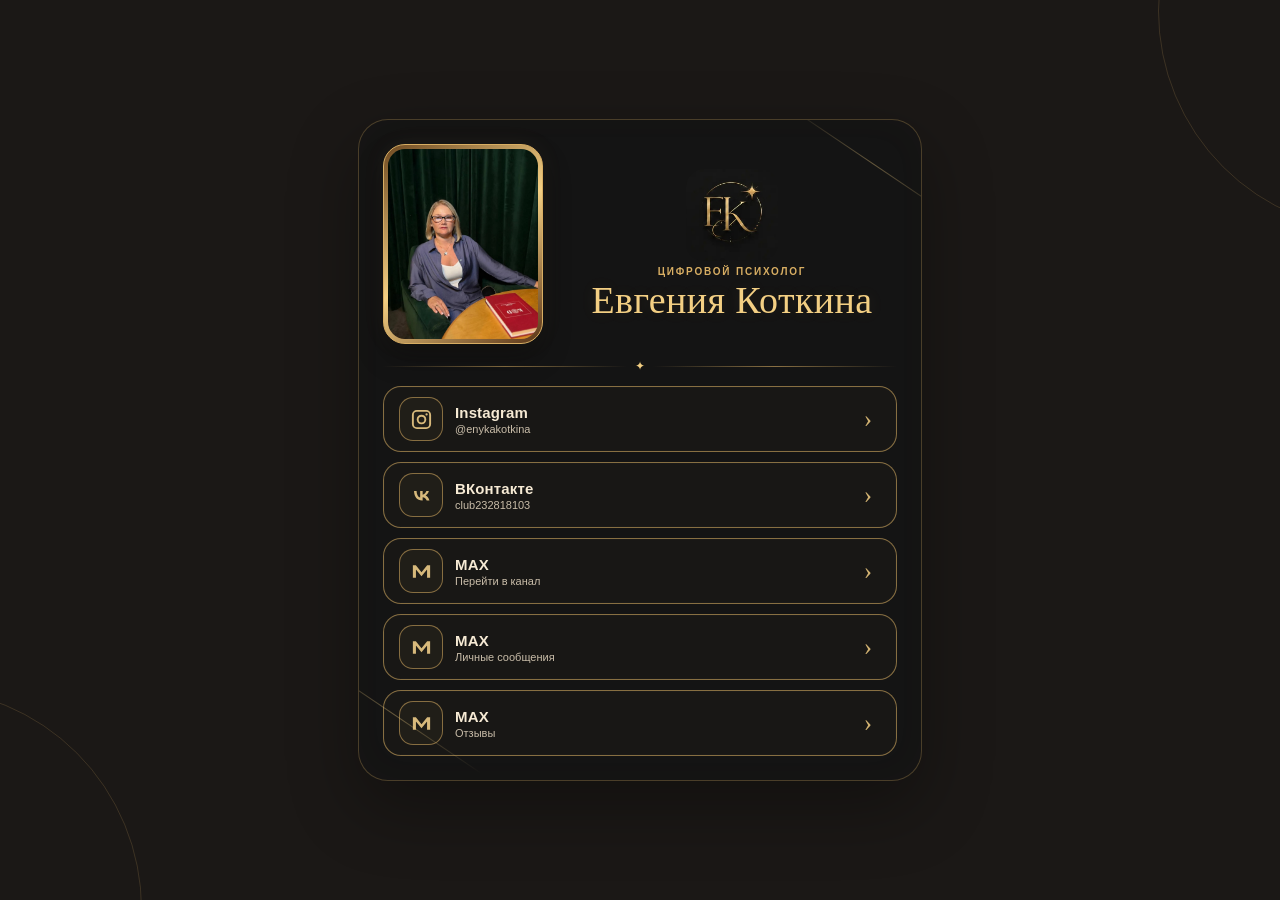
<file: index.html>
<!doctype html>
<html lang="ru">
<head>
  <meta charset="utf-8" />
  <meta name="viewport" content="width=device-width, initial-scale=1" />
  <meta name="robots" content="noindex" />
  <title>Евгения Коткина</title>
  <meta http-equiv="refresh" content="0; url=contacts/" />
  <link rel="canonical" href="https://evgenia-dp.ru/contacts/" />
  <script>
    window.location.replace('contacts/');
  </script>
</head>
<body>
  <p><a href="contacts/">Перейти к контактам Евгении Коткиной</a></p>
</body>
</html>
</file>
<file: base.css>
*{box-sizing:border-box}html{min-height:100%;-webkit-text-size-adjust:100%}body{min-height:100svh;margin:0;overflow-x:hidden}a{color:inherit}.page{width:min(100%,540px);min-height:100svh;margin:0 auto;padding:max(18px,env(safe-area-inset-top)) 14px max(18px,env(safe-area-inset-bottom));display:flex;align-items:center;justify-content:center}.card{width:100%;position:relative;overflow:hidden}.hero{display:grid;grid-template-columns:132px minmax(0,1fr);gap:18px;align-items:center}.portrait-frame{position:relative;overflow:hidden}.portrait{width:100%;height:100%;display:block;object-fit:cover;object-position:45% 48%}.intro{min-width:0}.brand-logo{display:block;margin:0 auto}.eyebrow,h1,.subtitle{text-align:center}.eyebrow,h1,.subtitle{margin-left:0;margin-right:0}.links{display:grid;gap:10px}.social-link{display:grid;grid-template-columns:44px minmax(0,1fr) 26px;align-items:center;gap:12px;text-decoration:none;-webkit-tap-highlight-color:transparent;transition:transform .18s ease,background .18s ease,box-shadow .18s ease}.social-link:active{transform:scale(.985)}.social-link:focus-visible{outline:2px solid currentColor;outline-offset:3px}.social-icon{width:44px;height:44px;display:grid;place-items:center}.social-icon img{width:23px;height:23px;display:block}.social-text{min-width:0}.social-name,.social-handle{display:block}.social-handle{overflow:hidden;text-overflow:ellipsis;white-space:nowrap}.arrow{text-align:center;transition:transform .18s ease}.social-link:hover .arrow{transform:translateX(3px)}.ornament{display:flex;align-items:center;gap:8px}.ornament:before,.ornament:after{content:"";height:1px;flex:1}.ornament span{line-height:1}@media(max-width:390px){.hero{grid-template-columns:112px minmax(0,1fr);gap:14px}}@media(min-width:700px){.page{width:min(100%,620px);padding:28px}.hero{grid-template-columns:160px 1fr;gap:24px}}@media(prefers-reduced-motion:reduce){*,*:before,*:after{animation:none!important;transition:none!important}}
</file>
<file: theme.css>
:root{--bg:#1b1816;--panel:#141414;--gold:#d8ae63;--gold2:#f3cf83;--text:#f6ead4;--muted:#c9bda9;--line:rgba(216,174,99,.58)}body{color:var(--text);font-family:Inter,ui-sans-serif,-apple-system,BlinkMacSystemFont,"Segoe UI",sans-serif;background:var(--bg)}body:before,body:after{content:"";position:fixed;pointer-events:none;z-index:0;border:1px solid rgba(216,174,99,.18);border-radius:50%;width:440px;height:440px}body:before{left:-300px;bottom:-230px}body:after{right:-320px;top:-210px}.page{position:relative;z-index:1}.card{padding:18px;border:1px solid rgba(216,174,99,.28);border-radius:30px;background:var(--panel);box-shadow:0 26px 70px rgba(0,0,0,.32),inset 0 0 42px rgba(216,174,99,.02)}.card:before,.card:after{content:"";position:absolute;width:210px;height:1px;background:linear-gradient(90deg,transparent,var(--gold2),transparent);transform:rotate(34deg);opacity:.36}.card:before{right:-58px;top:44px}.card:after{left:-70px;bottom:65px}.portrait-frame{height:166px;border:1px solid var(--gold);border-radius:22px;padding:4px;background:linear-gradient(145deg,#6f4a22,var(--gold2),#5a3518);box-shadow:0 14px 28px rgba(0,0,0,.3),0 0 24px rgba(216,174,99,.06)}.portrait{border-radius:17px;filter:none}.brand-logo{width:78px;height:78px;object-fit:cover;border-radius:18px}.eyebrow{margin:5px 0 4px;color:var(--gold);font-size:10px;font-weight:700;letter-spacing:.18em;text-transform:uppercase}h1{margin:0;font-family:Georgia,"Times New Roman",serif;font-size:clamp(27px,7vw,38px);font-weight:500;line-height:1.02;letter-spacing:.01em;color:var(--gold2);text-shadow:0 0 16px rgba(216,174,99,.11)}.ornament{margin:16px 0 14px;color:var(--gold2);font-size:12px}.ornament:before,.ornament:after{background:linear-gradient(90deg,transparent,rgba(216,174,99,.6),transparent)}.social-link{min-height:62px;padding:8px 13px;border:1px solid var(--line);border-radius:18px;color:var(--text);background:rgba(216,174,99,.025);box-shadow:inset 0 0 0 1px rgba(255,255,255,.01)}.social-link:hover{transform:translateY(-2px);background:rgba(216,174,99,.065);box-shadow:0 10px 24px rgba(0,0,0,.2),0 0 16px rgba(216,174,99,.04)}.social-icon{border:1px solid rgba(216,174,99,.56);border-radius:14px;background:rgba(216,174,99,.045)}.social-icon img{filter:none}.social-name{font-size:15px;font-weight:650;letter-spacing:.01em}.social-handle{margin-top:2px;color:var(--muted);font-size:11px}.arrow{color:var(--gold2);font-family:Georgia,serif;font-size:25px;opacity:.85}@media(max-width:390px){.card{padding:15px}.portrait-frame{height:150px}.brand-logo{width:68px;height:68px}.social-link{min-height:58px}}@media(min-width:700px){.card{padding:24px}.portrait-frame{height:200px}.brand-logo{width:92px;height:92px}.social-link{min-height:66px;padding:10px 15px}}
</file>
